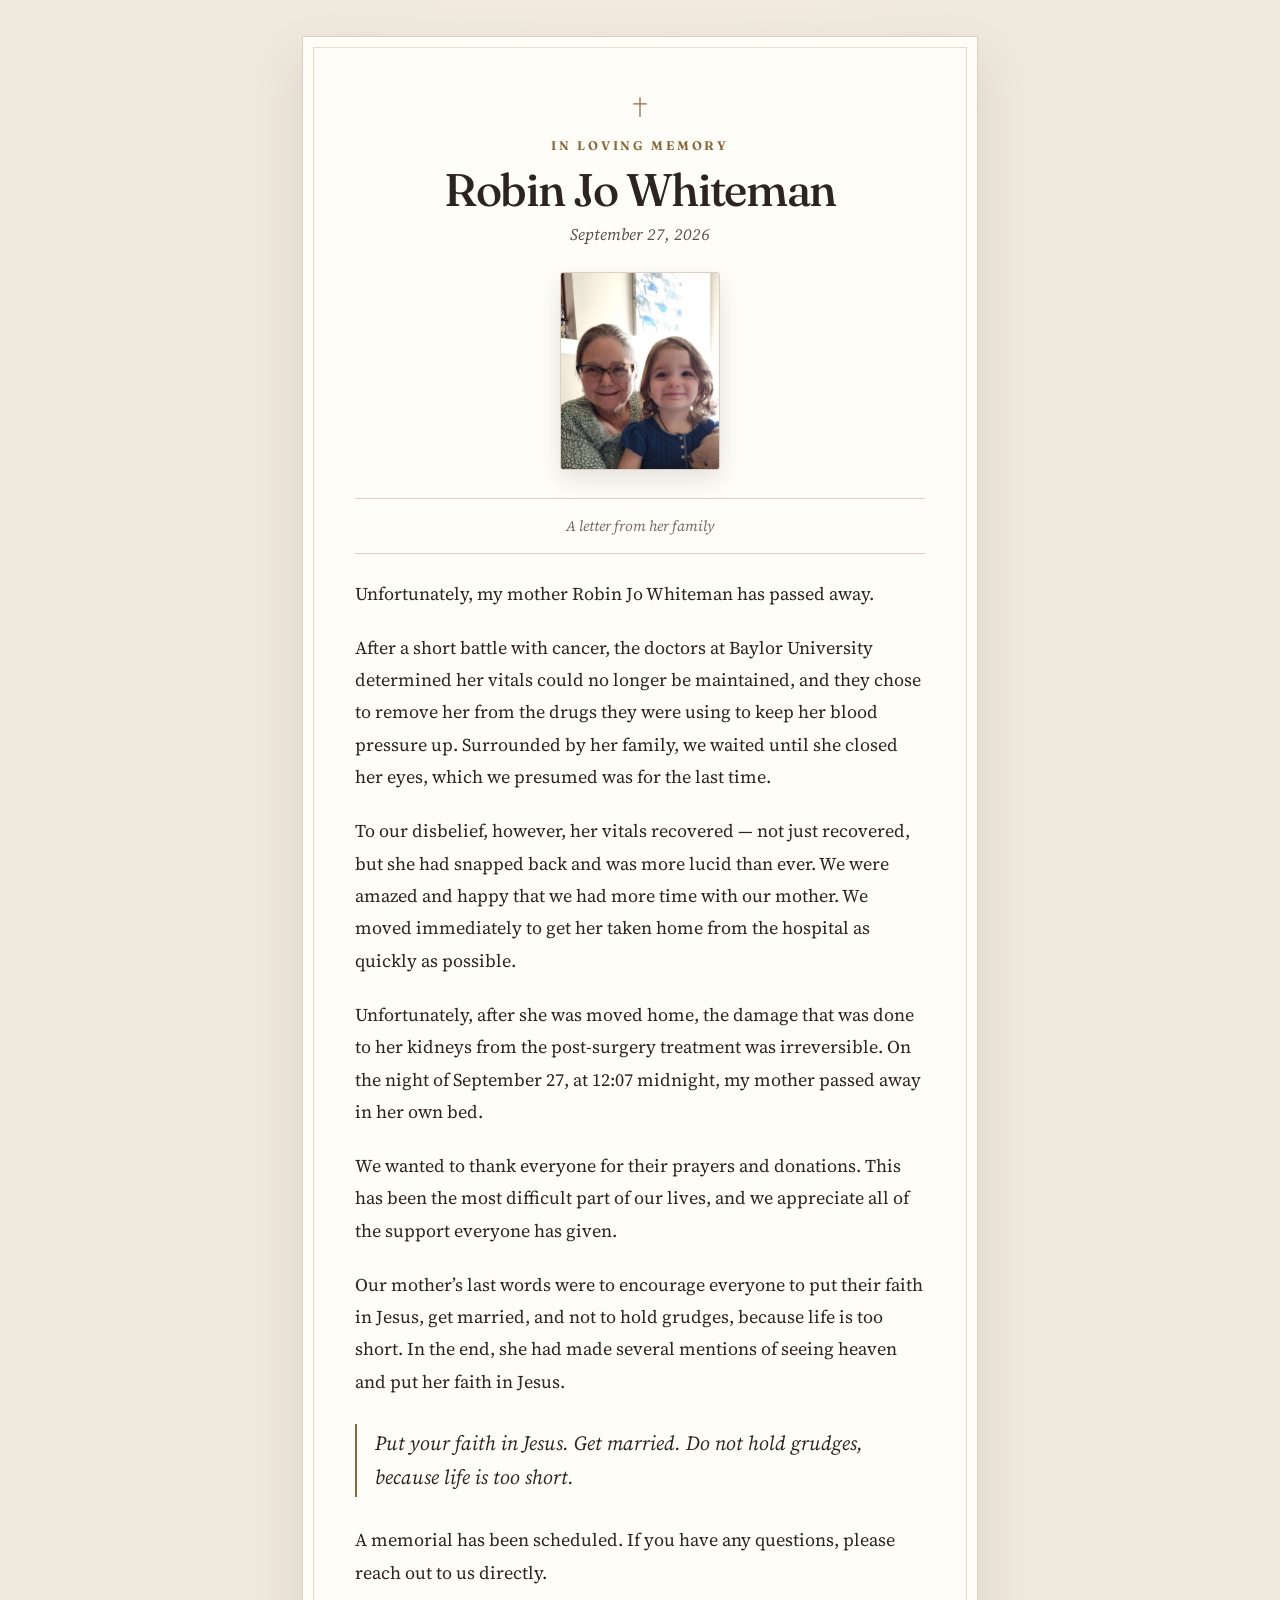
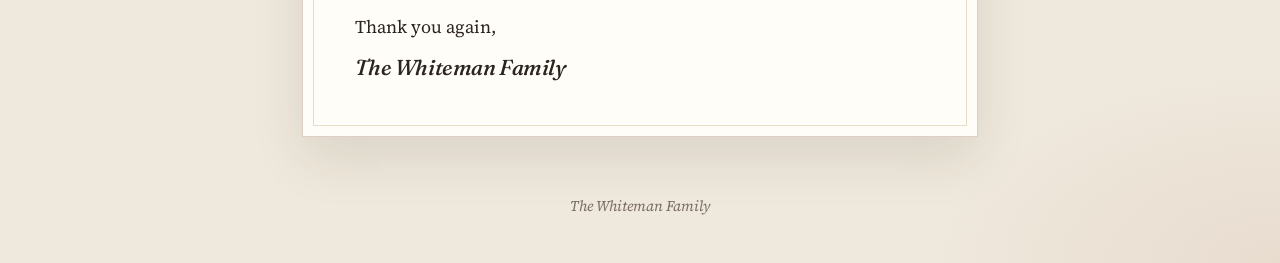
<file: index.html>
<!DOCTYPE html>
<html lang="en">
<head>
  <meta charset="utf-8">
  <meta name="viewport" content="width=device-width, initial-scale=1, viewport-fit=cover">
  <title>In Loving Memory of Robin Jo Whiteman</title>
  <meta name="description" content="A letter from the Whiteman Family. Robin Jo Whiteman passed away on the night of September 27, 2026, at 12:07 midnight, in her own bed, surrounded by her family.">
  <meta name="theme-color" content="#efe8dc">
  <meta name="color-scheme" content="light">
  <meta http-equiv="Cache-Control" content="no-cache, no-store, must-revalidate">
  <meta name="robots" content="index,follow">
  <link rel="canonical" href="https://YOURUSER.github.io/robin-cancer-fund/">

  <meta property="og:type" content="website">
  <meta property="og:title" content="In loving memory of Robin Jo Whiteman">
  <meta property="og:description" content="A letter from the Whiteman Family. Robin passed away on the night of September 27, 2026, in her own bed. Her last words were to put your faith in Jesus.">
  <meta property="og:url" content="https://YOURUSER.github.io/robin-cancer-fund/">
  <meta property="og:image" content="https://YOURUSER.github.io/robin-cancer-fund/assets/img/og-share.jpg">
  <meta property="og:image:width" content="1200">
  <meta property="og:image:height" content="630">
  <meta property="og:image:alt" content="Robin Jo Whiteman with her granddaughter Sophie">

  <meta name="twitter:card" content="summary_large_image">
  <meta name="twitter:title" content="In loving memory of Robin Jo Whiteman">
  <meta name="twitter:description" content="A letter from the Whiteman Family. Robin passed away on the night of September 27, 2026, in her own bed.">
  <meta name="twitter:image" content="https://YOURUSER.github.io/robin-cancer-fund/assets/img/og-share.jpg">

  <link rel="icon" href="assets/img/favicon.svg" type="image/svg+xml">
  <link rel="icon" href="assets/img/favicon-32.png" sizes="32x32" type="image/png">
  <link rel="apple-touch-icon" href="assets/img/apple-touch-icon.png">
  <link rel="manifest" href="site.webmanifest">

  <link rel="preconnect" href="https://fonts.googleapis.com">
  <link rel="preconnect" href="https://fonts.gstatic.com" crossorigin>
  <link rel="preload" as="style" href="https://fonts.googleapis.com/css2?family=Fraunces:ital,opsz,wght@0,9..144,500;0,9..144,650;1,9..144,500&family=Source+Serif+4:ital,opsz,wght@0,8..60,400;0,8..60,600;1,8..60,400&display=swap">
  <link rel="stylesheet" href="https://fonts.googleapis.com/css2?family=Fraunces:ital,opsz,wght@0,9..144,500;0,9..144,650;1,9..144,500&family=Source+Serif+4:ital,opsz,wght@0,8..60,400;0,8..60,600;1,8..60,400&display=swap">
  <link rel="preload" as="image" href="assets/img/robin-sophie-640.webp" type="image/webp">
  <link rel="stylesheet" href="assets/css/styles.css?v=17">

  <script type="application/ld+json">
  {
    "@context": "https://schema.org",
    "@type": "ProfilePage",
    "name": "In Loving Memory of Robin Jo Whiteman",
    "headline": "A letter from the Whiteman Family",
    "description": "Robin Jo Whiteman passed away on the night of September 27, 2026, at 12:07 midnight, in her own bed.",
    "inLanguage": "en-US",
    "mainEntity": {
      "@type": "Person",
      "name": "Robin Jo Whiteman",
      "givenName": "Robin",
      "additionalName": "Jo",
      "familyName": "Whiteman",
      "deathDate": "2026-09-27"
    }
  }
  </script>
</head>
<body>
  <a class="skip-link" href="#letter">Skip to letter</a>

  <main>
    <article class="letter" id="letter">
      <header class="letter-head">
        <svg class="emblem" viewBox="0 0 36 36" aria-hidden="true">
          <line x1="18" y1="6" x2="18" y2="30" />
          <line x1="10" y1="14" x2="26" y2="14" />
        </svg>
        <p class="kicker">In loving memory</p>
        <h1>Robin Jo Whiteman</h1>
        <p class="dates">September 27, 2026</p>
        <figure class="portrait">
          <picture>
            <source type="image/webp" srcset="assets/img/robin-sophie-640.webp 640w, assets/img/robin-sophie-960.webp 960w" sizes="160px">
            <img
              src="assets/img/robin-sophie-640.jpg"
              srcset="assets/img/robin-sophie-640.jpg 640w, assets/img/robin-sophie-960.jpg 960w"
              sizes="160px"
              width="160"
              height="200"
              alt="Robin Jo Whiteman with her granddaughter Sophie"
              fetchpriority="high">
          </picture>
        </figure>
      </header>

      <div class="letter-meta">
        <p>A letter from her family</p>
      </div>

      <div class="letter-body">
        <p>Unfortunately, my mother Robin Jo Whiteman has passed away.</p>
        <p>After a short battle with cancer, the doctors at Baylor University determined her vitals could no longer be maintained, and they chose to remove her from the drugs they were using to keep her blood pressure up. Surrounded by her family, we waited until she closed her eyes, which we presumed was for the last time.</p>
        <p>To our disbelief, however, her vitals recovered — not just recovered, but she had snapped back and was more lucid than ever. We were amazed and happy that we had more time with our mother. We moved immediately to get her taken home from the hospital as quickly as possible.</p>
        <p>Unfortunately, after she was moved home, the damage that was done to her kidneys from the post-surgery treatment was irreversible. On the night of September 27, at 12:07 midnight, my mother passed away in her own bed.</p>
        <p>We wanted to thank everyone for their prayers and donations. This has been the most difficult part of our lives, and we appreciate all of the support everyone has given.</p>
        <p>Our mother’s last words were to encourage everyone to put their faith in Jesus, get married, and not to hold grudges, because life is too short. In the end, she had made several mentions of seeing heaven and put her faith in Jesus.</p>
        <blockquote>
          <p>Put your faith in Jesus. Get married. Do not hold grudges, because life is too short.</p>
        </blockquote>
        <p>A memorial has been scheduled. If you have any questions, please reach out to us directly.</p>
        <p class="signoff">Thank you again,<br><span>The Whiteman Family</span></p>
      </div>
    </article>
  </main>

  <footer class="site-footer">
    <p>The Whiteman Family</p>
  </footer>
</body>
</html>
</file>
<file: assets/css/styles.css>
/* In loving memory of Robin Jo Whiteman — letter splash */

:root {
  color-scheme: light;
  --bg: #efe8dc;
  --bg-deep: #e6dccf;
  --paper: #fffdf8;
  --ink: #2c241e;
  --ink-soft: #5a4e46;
  --muted: #7a6d64;
  --line: #ddd0c2;
  --gold: #8a6a3b;
  --gold-soft: #e8dcc8;
  --shadow: 0 22px 50px rgba(44, 36, 30, 0.1);
  --font-display: "Fraunces", "Iowan Old Style", "Palatino Linotype", Palatino, serif;
  --font-letter: "Source Serif 4", "Iowan Old Style", "Palatino Linotype", Palatino, Georgia, serif;
}

*,
*::before,
*::after {
  box-sizing: border-box;
}

html {
  scroll-behavior: smooth;
  overflow-x: hidden;
}

body {
  margin: 0;
  min-height: 100vh;
  overflow-x: hidden;
  font-family: var(--font-letter);
  font-size: 1.125rem;
  line-height: 1.8;
  color: var(--ink);
  background:
    radial-gradient(900px 420px at 50% -8%, #f6eee4 0%, transparent 58%),
    radial-gradient(700px 380px at 100% 100%, #e8dccf 0%, transparent 50%),
    var(--bg);
  -webkit-font-smoothing: antialiased;
  text-rendering: optimizeLegibility;
}

img {
  max-width: 100%;
  height: auto;
  display: block;
}

:focus-visible {
  outline: 3px solid var(--gold);
  outline-offset: 3px;
}

.skip-link {
  position: absolute;
  left: 12px;
  top: -48px;
  z-index: 100;
  background: var(--ink);
  color: #fff;
  padding: 0.55rem 0.9rem;
  border-radius: 8px;
  text-decoration: none;
  font-family: var(--font-display);
  font-weight: 650;
  font-size: 0.95rem;
}

.skip-link:focus {
  top: 12px;
}

main {
  width: min(44rem, 100%);
  margin: 0 auto;
  padding: 2.25rem 0.85rem 3.5rem;
}

.letter {
  background: var(--paper);
  border: 1px solid var(--line);
  box-shadow: var(--shadow);
  padding: clamp(1.75rem, 5vw, 3.5rem) clamp(1.35rem, 5vw, 3.25rem) 3rem;
  position: relative;
  max-width: 100%;
}

.letter::before {
  content: "";
  position: absolute;
  inset: 10px;
  border: 1px solid var(--gold-soft);
  pointer-events: none;
}

.letter-head {
  text-align: center;
  position: relative;
}

.emblem {
  width: 28px;
  height: 28px;
  display: block;
  margin: 0 auto 0.85rem;
  stroke: var(--gold);
  stroke-width: 1.6;
  stroke-linecap: round;
  fill: none;
}

.kicker {
  margin: 0;
  font-family: var(--font-display);
  font-size: 0.78rem;
  font-weight: 650;
  letter-spacing: 0.22em;
  text-transform: uppercase;
  color: var(--gold);
}

.letter-head h1 {
  margin: 0.45rem 0 0.2rem;
  font-family: var(--font-display);
  font-weight: 500;
  font-size: clamp(1.7rem, 7.4vw, 2.85rem);
  letter-spacing: -0.03em;
  line-height: 1.15;
  color: var(--ink);
  overflow-wrap: break-word;
}

.dates {
  margin: 0 0 1.4rem;
  font-style: italic;
  color: var(--ink-soft);
  font-size: 1.02rem;
}

.portrait {
  width: 10rem;
  height: 12.4rem;
  margin: 0 auto 0.25rem;
  overflow: hidden;
  border-radius: 3px;
  box-shadow: 0 10px 24px rgba(44, 36, 30, 0.12);
  border: 1px solid var(--line);
}

.portrait img {
  width: 100%;
  height: 100%;
  object-fit: cover;
  object-position: center 14%;
}

.letter-meta {
  display: flex;
  justify-content: center;
  margin: 1.75rem 0 1.5rem;
  padding: 0.85rem 0;
  border-top: 1px solid var(--line);
  border-bottom: 1px solid var(--line);
  font-size: 0.92rem;
  font-style: italic;
  color: var(--muted);
  text-align: center;
}

.letter-meta p {
  margin: 0;
}

.letter-body p {
  margin: 0 0 1.2em;
  overflow-wrap: break-word;
}

.letter-body p:last-child {
  margin-bottom: 0;
}

blockquote {
  margin: 1.6rem 0 1.7rem;
  padding: 0.15rem 0 0.15rem 1.15rem;
  border-left: 2px solid var(--gold);
}

blockquote p {
  margin: 0;
  font-style: italic;
  color: var(--ink);
  font-size: 1.12em;
  line-height: 1.7;
}

.signoff {
  margin-top: 2.25rem;
  margin-bottom: 0;
}

.signoff span {
  display: inline-block;
  margin-top: 0.35rem;
  font-family: var(--font-display);
  font-style: italic;
  font-weight: 500;
  font-size: 1.35rem;
  letter-spacing: -0.02em;
}

.site-footer {
  text-align: center;
  padding: 0 1.25rem 2.75rem;
}

.site-footer p {
  margin: 0;
  color: var(--muted);
  font-size: 0.92rem;
  font-style: italic;
}

@media (max-width: 520px) {
  body {
    font-size: 1.05rem;
    line-height: 1.75;
  }

  main {
    padding: 1rem 0.7rem 2.5rem;
  }

  .letter {
    padding: 1.5rem 1.1rem 2.25rem;
  }

  .letter::before {
    inset: 6px;
  }

  .portrait {
    width: 8.25rem;
    height: 10.2rem;
  }

}

@media print {
  body {
    background: #fff;
  }

  main {
    width: auto;
    padding: 0;
  }

  .letter {
    box-shadow: none;
    border: 0;
    padding: 0;
  }

  .letter::before,
  .skip-link,
  .site-footer {
    display: none;
  }
}
</file>
